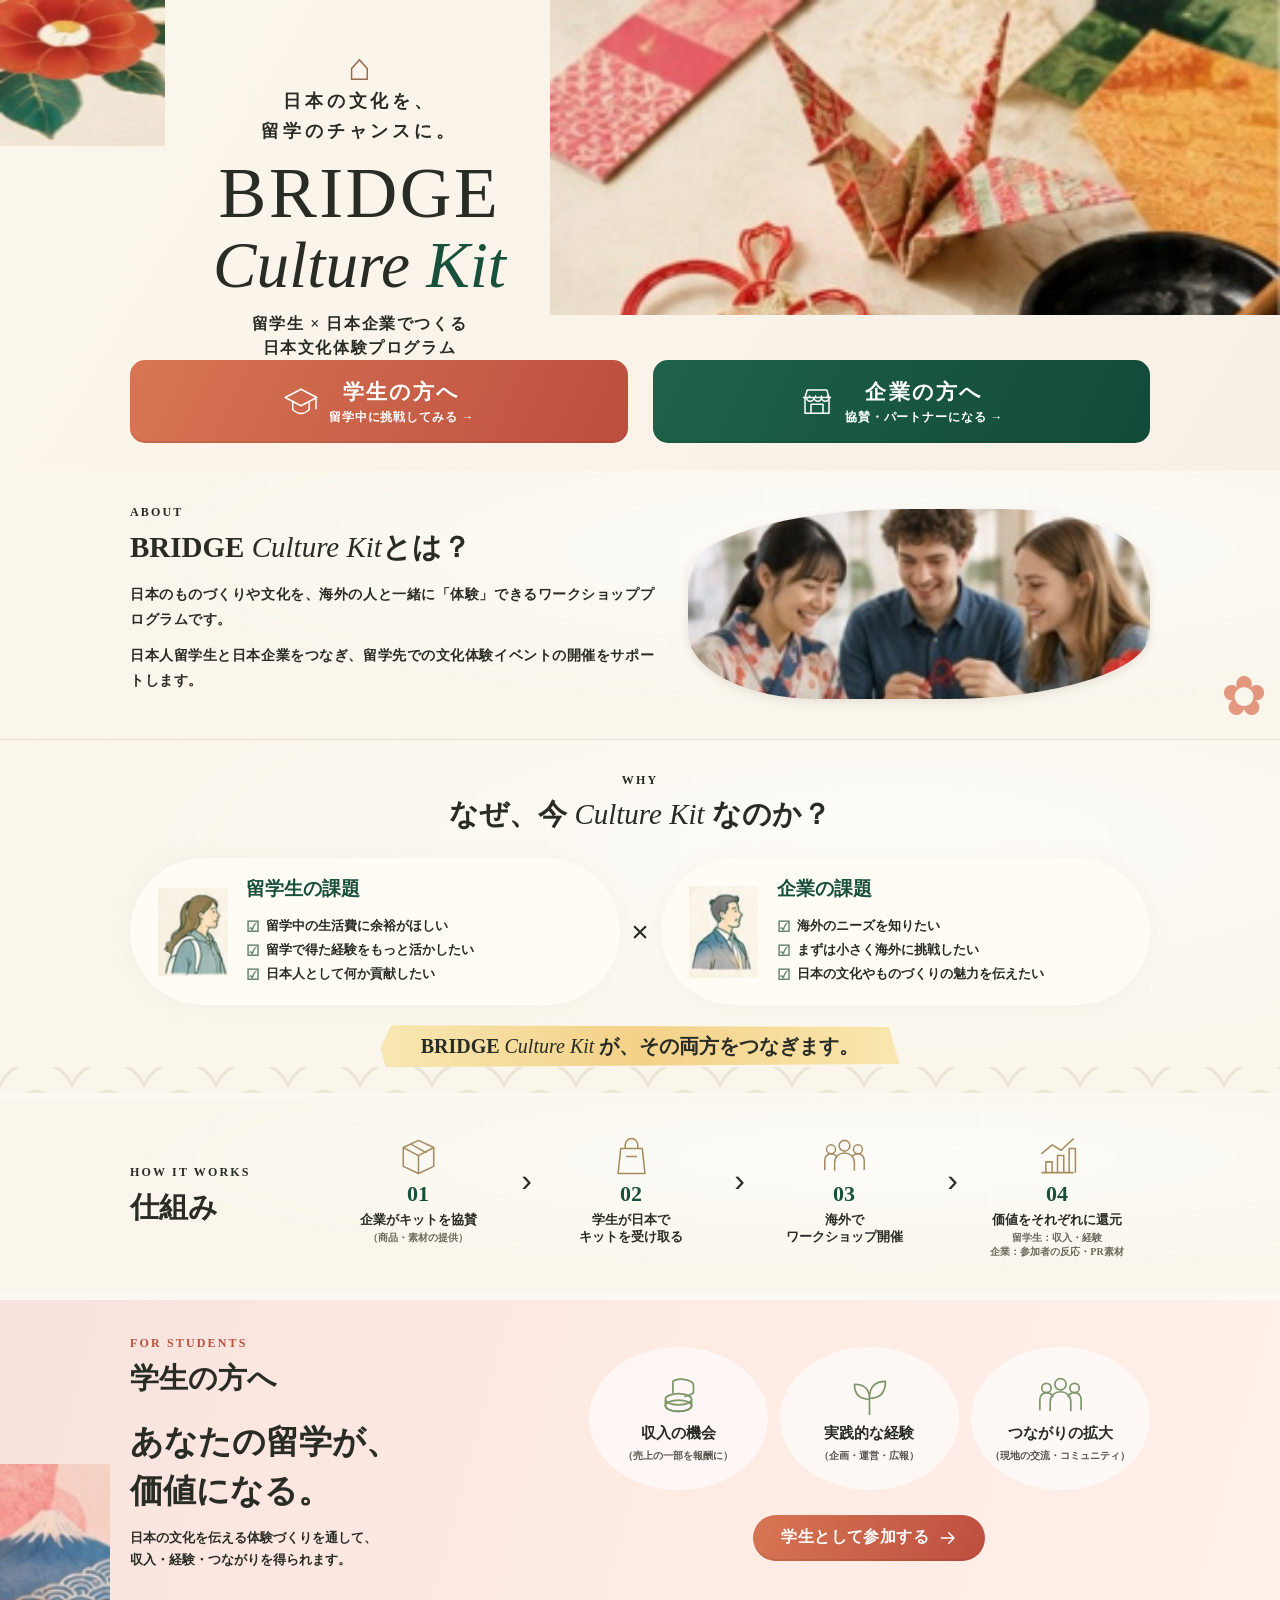
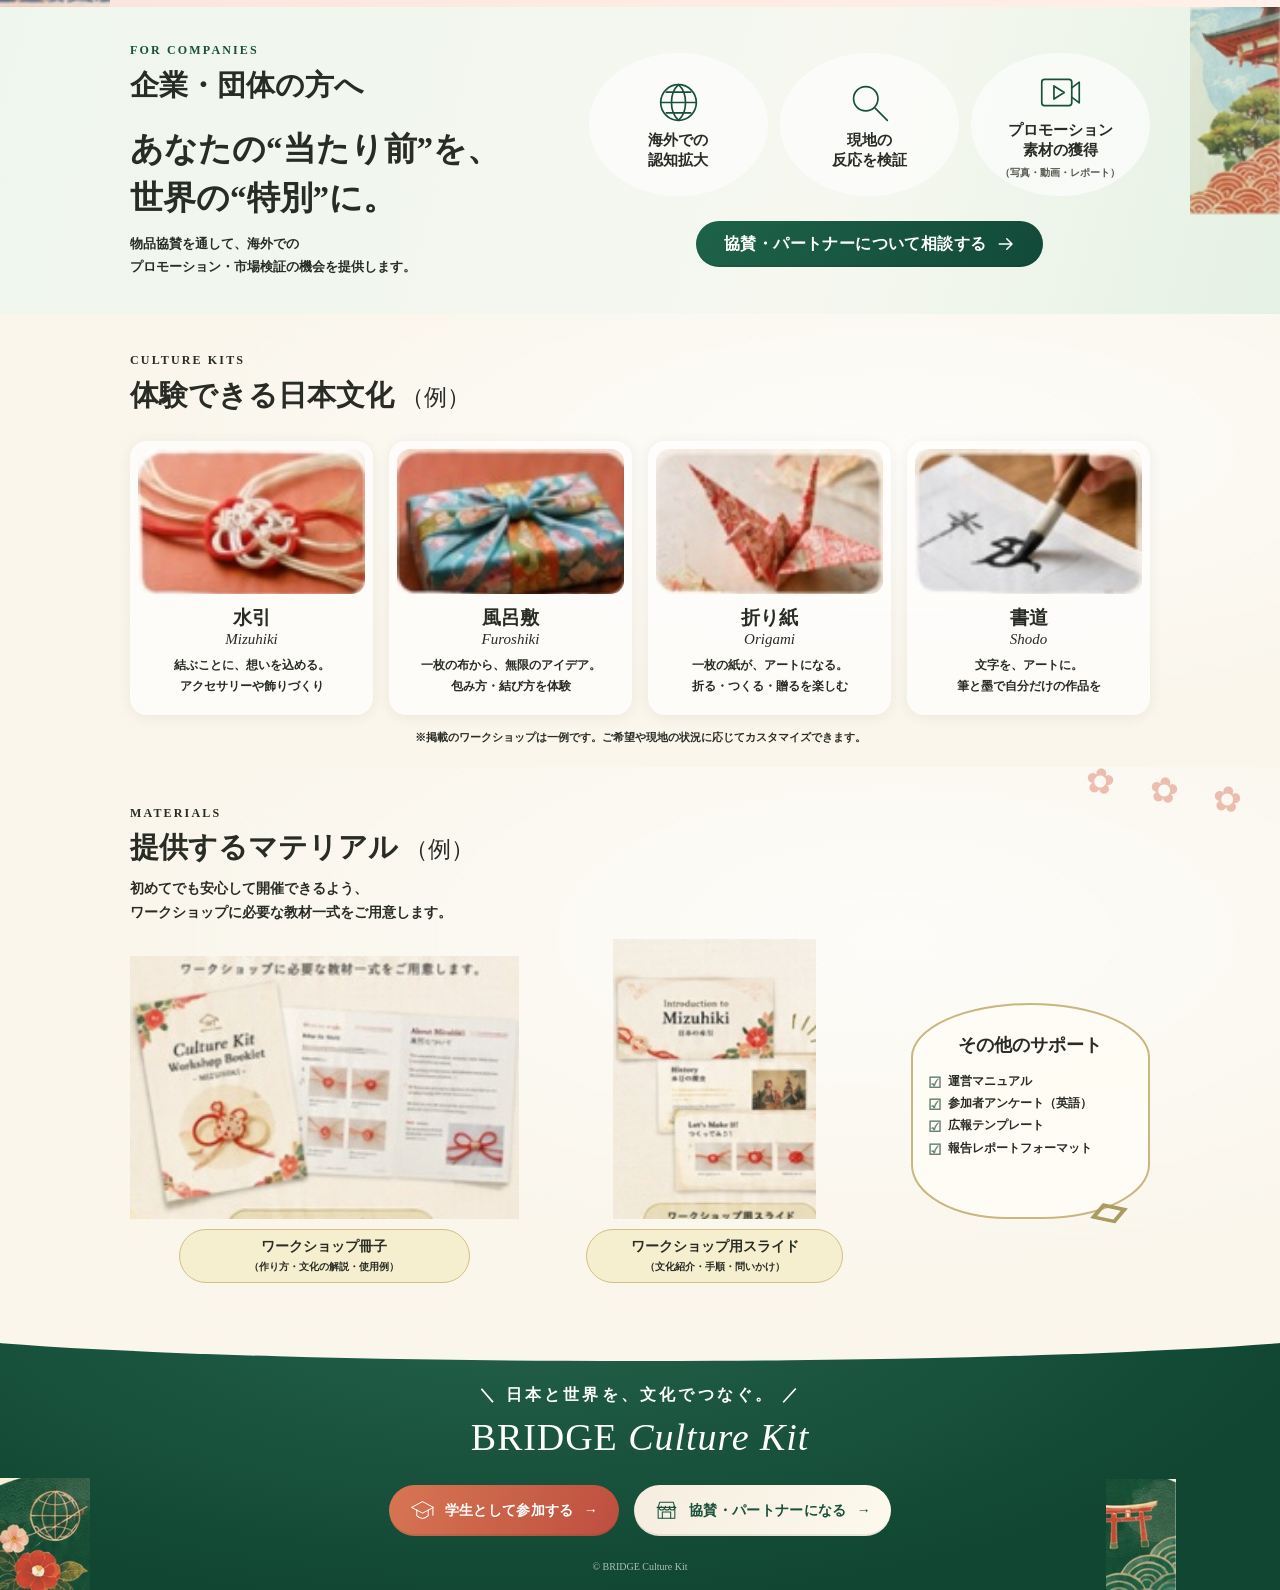
<file: bridge-culture-kit.html>
<!doctype html>
<html lang="ja">
<head>
  <meta charset="utf-8">
  <meta name="viewport" content="width=device-width,initial-scale=1">
  <meta name="theme-color" content="#164d3a">
  <meta name="description" content="BRIDGE Culture Kit。留学生と日本企業をつなぎ、海外で日本文化ワークショップを開催するプログラムです。">
  <meta property="og:type" content="website">
  <meta property="og:title" content="BRIDGE Culture Kit｜日本の文化を、留学のチャンスに。">
  <meta property="og:description" content="留学生×日本企業でつくる、日本文化体験プログラム。">
  
  <title>BRIDGE Culture Kit｜日本の文化を、留学のチャンスに。</title>
  <style>:root {
  --paper:#faf6ec;
  --paper-deep:#f3eee2;
  --ink:#292c25;
  --green:#18503c;
  --green-dark:#0f4736;
  --green-light:#62836f;
  --coral:#cf684e;
  --coral-deep:#b9513e;
  --gold:#bd9b58;
  --muted:#6b695d;
  --serif:"Yu Mincho","Hiragino Mincho ProN","Noto Serif JP","Times New Roman",serif;
  --sans:"Hiragino Kaku Gothic ProN","Yu Gothic","Meiryo",sans-serif;
  color-scheme:light;
}
*{box-sizing:border-box}
html{scroll-behavior:smooth}
body{margin:0;color:var(--ink);font-family:var(--serif);background:var(--paper);-webkit-font-smoothing:antialiased}
button,input,select,textarea{font:inherit}
button{cursor:pointer}
a{color:inherit}
img{max-width:100%;display:block}
.svg-defs{position:absolute;width:0;height:0;overflow:hidden}
.wrap{width:min(100% - 64px,1020px);margin-inline:auto}
.skip-link{position:fixed;z-index:1000;top:-100px;left:16px;background:white;padding:10px}.skip-link:focus{top:16px}
.section-paper{background-color:var(--paper);background-image:radial-gradient(rgba(177,143,91,.07) .8px,transparent .8px),radial-gradient(ellipse at 70% 30%,rgba(255,255,255,.7),transparent 60%);background-size:9px 9px,auto}
.eyebrow{font:700 12px/1.4 Georgia,var(--serif);letter-spacing:.18em;margin:0 0 5px}
h1,h2,h3,p{margin-top:0}
h2{font-size:clamp(20px,2.5vw,29px);font-weight:700;line-height:1.48;margin-bottom:15px}
h2 em,h1 em,.footer-logo em{font-family:Georgia,"Times New Roman",var(--serif);font-style:italic;font-weight:400}
.normal{font-size:.8em;font-weight:400}
.btn{border:0;display:inline-flex;align-items:center;justify-content:center;gap:10px;padding:15px 22px;text-decoration:none;border-radius:17px;color:#fff;font-family:var(--sans);font-weight:800;line-height:1.4;letter-spacing:.025em;box-shadow:inset 0 -2px rgba(0,0,0,.07);transition:transform .18s,filter .18s,box-shadow .18s}
.btn:hover{filter:brightness(1.06);transform:translateY(-2px);box-shadow:0 6px 14px rgba(34,35,22,.12)}
.btn:focus-visible,.modal-close:focus-visible{outline:3px solid #e7b736;outline-offset:3px}
.btn svg{width:25px;height:25px;flex:none;fill:none;stroke:currentColor;stroke-width:2;stroke-linecap:round;stroke-linejoin:round}
.btn-coral{background:linear-gradient(115deg,#d77653,#bd4e3f)}
.btn-green{background:linear-gradient(115deg,#1e6249,#124a39)}
.btn-cream{background:linear-gradient(115deg,#f5ede0,#fdf9ed);color:var(--green)}

/* HERO / 元画像の大きな構図を再現 */
.hero{min-height:440px;position:relative;overflow:hidden;background:#f9f3e6;background-image:radial-gradient(rgba(150,108,69,.1) .7px,transparent .7px),linear-gradient(120deg,#fbf6ec,#f7f0e6);background-size:6px 6px,auto}
.hero-art{position:absolute;top:0;right:0;width:min(57%,760px);height:315px;object-fit:cover;object-position:right top;mix-blend-mode:multiply}
.hero-flower{position:absolute;left:0;top:0;width:165px;opacity:.95;mix-blend-mode:multiply}
.hero-inner{position:relative;display:flex;flex-direction:column;justify-content:space-between;min-height:440px;padding-top:48px;padding-bottom:28px}
.hero-copy{width:45%;text-align:center;position:relative;z-index:1}
.mini-house{font-size:38px;line-height:1;color:#966d50;font-family:var(--serif);margin-bottom:1px}
.hero-tagline{font-size:clamp(13px,1.4vw,20px);font-weight:700;letter-spacing:.22em;line-height:1.65;margin-bottom:13px}
.hero h1{font:500 clamp(47px,5.6vw,79px)/.95 Georgia,"Times New Roman",serif;letter-spacing:.035em;margin:0 0 15px}
.hero h1>span{display:block}
.hero h1 em{display:block;white-space:nowrap;letter-spacing:0;font-size:.91em;margin-top:8px}
.hero h1 em span{color:var(--green)}
.hero-subtitle{font-size:clamp(11px,1.25vw,16px);font-weight:700;letter-spacing:.1em;line-height:1.5;margin:0}
.hero-actions{display:grid;grid-template-columns:1fr 1fr;gap:25px}
.hero-btn{width:100%;min-height:83px;border-radius:15px}
.hero-btn svg{width:36px;height:36px}
.hero-btn strong{display:block;font-size:21px;letter-spacing:.1em}
.hero-btn small{display:block;font-size:12px;margin-top:3px;letter-spacing:.07em;font-weight:600}
.hero-btn small b{font-weight:400}

/* ABOUT */
.about{position:relative;overflow:hidden;border-bottom:1px solid rgba(196,171,132,.3)}
.about-inner{padding-top:33px;padding-bottom:34px;display:grid;grid-template-columns:1fr .88fr;align-items:center;gap:32px}
.about-copy h2{margin-bottom:13px}
.about-copy p:not(.eyebrow){font-size:14px;line-height:1.8;letter-spacing:.04em;font-weight:600;margin:0 0 11px}
.about-image{width:100%;height:190px;object-fit:cover;border-radius:48% 32% 44% 28%/35% 35% 35% 35%;box-shadow:0 3px 10px #624b3320}
.deco-flower{position:absolute;pointer-events:none;font-size:55px;color:#dc785b;opacity:.75}
.flower-about{right:1%;bottom:4%}

/* WHY */
.why{padding:32px 0 26px;position:relative;overflow:hidden}
.why::after{content:"";position:absolute;bottom:-19px;left:0;right:0;height:45px;opacity:.25;background:repeating-radial-gradient(ellipse at 50% 90%,transparent 0 12px,#c6b58f 13px 15px,transparent 16px 27px);background-size:72px 44px;pointer-events:none}
.center-heading{text-align:center}
.center-heading h2{margin-bottom:22px}
.issue-grid{display:grid;grid-template-columns:1fr 25px 1fr;gap:8px;align-items:center}
.issue-card{background:#fffcf6;border-radius:80px;display:flex;align-items:center;gap:18px;min-height:144px;padding:18px 28px;box-shadow:0 0 22px rgba(181,162,132,.08)}
.issue-card h3{font:800 19px/1.4 var(--serif);color:var(--green);margin:0 0 12px;white-space:nowrap}
.issue-x{text-align:center;font:400 30px/1 var(--sans)}
.portrait{width:70px;height:92px;object-fit:contain;flex:none;mix-blend-mode:multiply}
.check-list{margin:0;padding:0;list-style:none}
.check-list li{position:relative;padding-left:20px;font-size:13px;line-height:1.7;margin:2px 0;font-weight:600}
.check-list li::before{content:"☑";position:absolute;left:0;top:0;color:var(--green-light);font-size:15px}
.bridge-answer{width:fit-content;max-width:90%;margin:20px auto 0;padding:6px 40px;background:#f4d994;background:linear-gradient(90deg,#f7e7b1,#f4d188 50%,#f9e7af);clip-path:polygon(2% 0,98% 4%,100% 92%,1% 100%,0 55%);text-align:center;font-weight:800;font-size:20px;line-height:1.5}
.bridge-answer em{font-weight:400}
.mobile-only{display:none}

/* HOW IT WORKS */
.steps{border-top:8px solid rgba(251,249,243,.7);border-bottom:8px solid rgba(251,249,243,.7)}
.steps-inner{padding:34px 0;display:grid;grid-template-columns:165px 1fr;gap:30px;align-items:center}
.steps-title h2{margin:0}
.steps-list{list-style:none;margin:0;padding:0;display:grid;grid-template-columns:repeat(4,1fr);gap:27px}
.steps-list li{position:relative;display:flex;align-items:center;flex-direction:column;text-align:center;gap:3px;font-size:13px;line-height:1.35}
.steps-list li:not(:last-child)::after{content:"›";position:absolute;right:-21px;top:29px;font:32px/1 var(--sans)}
.steps-list svg{width:43px;height:43px;stroke:#a58b5f;stroke-width:1.7;stroke-linejoin:round;fill:none}
.steps-list b{color:var(--green);font:700 22px/1.2 Georgia,serif}
.steps-list strong{font-weight:800}
.steps-list small{font-size:10px;color:var(--muted);font-weight:600}

/* AUDIENCES */
.audience{position:relative;overflow:hidden;isolation:isolate}
.students{background:linear-gradient(105deg,#f9e2dd,#fdeae3 45%,#fff0e9)}
.companies{background:linear-gradient(105deg,#eff6ed,#f6f8f0 65%,#e5f1e4)}
.audience-inner{position:relative;z-index:1;display:grid;grid-template-columns:43% 1fr;gap:20px;align-items:center;padding:35px 0}
.audience-copy .eyebrow{color:var(--coral-deep)}
.companies .audience-copy .eyebrow{color:var(--green)}
.audience-copy h2{margin-bottom:18px}
.audience-claim{font-weight:800;font-size:clamp(21px,2.7vw,33px);line-height:1.48;margin-bottom:11px}
.audience-desc{font-size:13px;font-weight:600;line-height:1.75;margin:0}
.audience-side{display:flex;flex-direction:column;align-items:center;gap:25px}
.benefits{display:grid;grid-template-columns:repeat(3,1fr);gap:12px;width:100%}
.benefit{min-width:0;min-height:143px;background:rgba(255,255,255,.63);border-radius:50%;display:flex;flex-direction:column;align-items:center;justify-content:center;gap:5px;text-align:center;padding:15px 8px}
.benefit svg{width:45px;height:45px;fill:none;stroke:#7b976a;stroke-width:1.8;stroke-linecap:round;stroke-linejoin:round}
.companies .benefit svg{stroke:var(--green)}
.benefit strong{font-size:15px;line-height:1.35;font-weight:800}
.benefit small{font-size:10px;font-weight:600;color:#55554e;line-height:1.4}
.section-btn{font-size:16px;min-height:46px;padding:10px 28px;border-radius:24px}
.section-btn svg{width:18px;height:18px}
.section-deco{position:absolute;z-index:0;pointer-events:none;mix-blend-mode:multiply}
.students-deco{width:110px;left:0;bottom:0;opacity:.88}
.companies-deco{width:90px;right:0;top:0;opacity:.8}

/* KITS */
.kits{padding:38px 0 22px;position:relative}
.kits h2{margin-bottom:24px}
.kit-grid{display:grid;grid-template-columns:repeat(4,1fr);gap:16px}
.kit-card{border-radius:17px;text-align:center;padding:8px 8px 18px;background:rgba(255,255,255,.67);box-shadow:0 2px 13px rgba(54,41,30,.07)}
.kit-card>img{width:100%;height:145px;object-fit:cover;border-radius:13px}
.kit-card h3{font-size:19px;margin:11px 0 0}
.kit-card .roman{font:italic 15px Georgia,serif;margin:0 0 7px}
.kit-card p:not(.roman){font-size:12px;line-height:1.75;font-weight:600;margin:0}
.kit-note{text-align:center;font-size:11px;font-weight:600;margin:15px 0 0}

/* MATERIALS */
.materials{padding:38px 0 50px;position:relative;overflow:hidden}
.materials::after{content:"✿　✿　✿";color:#df8e7a;position:absolute;top:0;right:3%;font-size:35px;opacity:.55;transform:rotate(8deg)}
.materials-heading h2{margin-bottom:8px}
.materials-heading>p:not(.eyebrow){font-size:14px;line-height:1.7;font-weight:600}
.material-grid{display:grid;grid-template-columns:1.25fr 1.1fr .77fr;gap:25px;align-items:end}
.material-card{margin:0;min-width:0;text-align:center}
.material-card img{width:100%;max-height:280px;object-fit:contain;mix-blend-mode:multiply}
.material-card figcaption{background:#f5eecf;border:1px solid #d3bf87;border-radius:45px;padding:8px 16px;width:fit-content;margin:10px auto 0;min-width:75%}
.material-card figcaption strong{display:block;font-weight:800;font-size:14px}
.material-card figcaption small{font-size:10px;font-weight:600}
.support-card{border:2px solid #cab680;border-radius:50% 50% 45% 40%/25% 25% 25% 25%;padding:28px 15px 12px;background:#fffdf5e0;position:relative;align-self:center}
.support-card h3{text-align:center;font-size:18px;margin-bottom:14px}
.support-card .check-list li{font-size:12px;white-space:nowrap}
.support-illustration{display:block;text-align:right;font:80px/1 Georgia,serif;color:#aa9b62;transform:rotate(12deg);height:45px;overflow:hidden}

/* FOOTER */
.footer{color:white;background:radial-gradient(ellipse at 40% -20%,#25634c,#104632 75%);overflow:hidden;position:relative}
.footer::before{content:"";position:absolute;top:-52px;left:-10%;width:120%;height:80px;border-radius:50%;background:var(--paper)}
.footer-inner{position:relative;min-height:220px;padding:52px 0 17px;text-align:center}
.footer::after{content:"";position:absolute;left:0;bottom:0;width:90px;height:112px;background:url("[data-uri]") center/cover;mix-blend-mode:lighten;pointer-events:none}
.footer-inner::after{content:"";position:absolute;right:-26px;bottom:0;width:70px;height:111px;background:url("[data-uri]") center/cover;mix-blend-mode:lighten;pointer-events:none}
.footer-tagline{font-size:16px;font-weight:700;letter-spacing:.2em;margin:0 0 9px}
.footer-logo{font:400 38px/1.2 Georgia,serif;letter-spacing:.025em;margin:0 0 25px}
.footer-buttons{display:flex;justify-content:center;gap:15px}
.footer-buttons .btn{min-width:230px;font-size:14px;border-radius:28px;padding:13px 20px}
.footer-buttons .btn svg{width:25px;height:25px}
.footer-fine{font:10px/1.3 Georgia,serif;margin:24px 0 0;opacity:.65}

/* REAL LEAD FORMS / deployed Netlify */
[hidden]{display:none!important}
.modal-open{overflow:hidden}
.modal-overlay{position:fixed;z-index:1000;inset:0;padding:18px;overflow:auto;background:rgba(16,34,26,.65);backdrop-filter:blur(3px);display:grid;place-items:center}
.modal-dialog{position:relative;width:min(100%,550px);max-height:calc(100dvh - 36px);overflow-y:auto;border-radius:18px;background:var(--paper);padding:32px;box-shadow:0 25px 70px #0004;outline:none}
.modal-close{position:absolute;right:19px;top:14px;border:0;background:transparent;font:36px/1 var(--sans);color:var(--green);width:39px;height:39px}
.modal-content>h2{font-size:25px;margin:7px 35px 12px 0}
.modal-intro{font-size:13px;line-height:1.65;margin-bottom:20px}
.modal-content form{display:grid;gap:13px}
.modal-content form>label{font:700 13px/1.5 var(--sans);display:grid;gap:6px}
.modal-content form>label span{display:inline;color:#a43d2a;font-size:11px}
.modal-content input,.modal-content select,.modal-content textarea{width:100%;border:1px solid #cfccb9;border-radius:9px;padding:10px 11px;background:#fff;font:14px/1.5 var(--sans);color:var(--ink)}
.modal-content textarea{resize:vertical}
.modal-content input:focus,.modal-content select:focus,.modal-content textarea:focus{outline:2px solid var(--green-light);outline-offset:1px}
.form-submit{margin-top:7px;width:100%;font-size:15px}
.form-note{font:11px/1.5 var(--sans);color:#6c685c;text-align:center;margin:0}
.hidden-field{position:absolute;left:-99999px}
.thanks-page{min-height:100dvh;display:grid;place-items:center;padding:24px;background:var(--paper)}
.thanks-card{background:white;border:1px solid #ded2b5;max-width:600px;width:100%;border-radius:18px;text-align:center;padding:60px 35px;box-shadow:0 10px 40px #0001}
.thanks-card h1{font-size:28px}.thanks-card p:not(.eyebrow){line-height:1.8;margin-bottom:25px}

@media (max-width:950px){
  .issue-card{padding:15px;gap:10px}.portrait{width:52px;height:78px}.issue-card h3{font-size:16px}.issue-card li{font-size:11px}
  .steps-inner{grid-template-columns:125px 1fr;gap:15px}.steps-list{gap:15px}.steps-list li:not(:last-child)::after{right:-14px}
  .audience-inner{grid-template-columns:40% 1fr}.benefit{min-height:120px}.benefit strong{font-size:12px}.benefit small{font-size:9px}
  .material-grid{gap:15px}.support-card h3{font-size:14px}.support-card .check-list li{font-size:10px}
}
@media (max-width:680px){
  .wrap{width:calc(100% - 48px)}
  .eyebrow{font-size:9px;letter-spacing:.18em;margin-bottom:2px}
  h2{font-size:clamp(15px,3.2vw,19px);margin-bottom:8px}
  .hero{min-height:258px}
  .hero-inner{min-height:258px;padding-top:29px;padding-bottom:16px}
  .hero-art{width:57%;height:191px;object-fit:cover}
  .hero-flower{width:100px}
  .hero-copy{width:47%;margin-left:1%}
  .mini-house{font-size:23px;height:15px;line-height:.7;margin-bottom:3px}
  .hero-tagline{font-size:10px;letter-spacing:.16em;line-height:1.55;margin-bottom:7px}
  .hero h1{font-size:clamp(30px,8.15vw,43px);margin-bottom:7px;line-height:1.03}
  .hero h1 em{font-size:.95em;margin-top:2px}
  .hero-subtitle{font-size:clamp(8px,1.9vw,10px);letter-spacing:.03em;line-height:1.5}
  .hero-actions{gap:13px}
  .hero-btn{min-height:50px;border-radius:12px;gap:7px;padding:6px}
  .hero-btn svg{width:26px;height:26px}
  .hero-btn strong{font-size:clamp(12px,2.8vw,16px);letter-spacing:.045em}
  .hero-btn small{font-size:clamp(6px,1.65vw,9px);letter-spacing:0;margin-top:2px}
  .about-inner{grid-template-columns:1.2fr 1fr;gap:15px;padding-top:20px;padding-bottom:18px}
  .about-copy h2{margin-bottom:7px}
  .about-copy p:not(.eyebrow){font-size:clamp(8px,1.95vw,11px);line-height:1.6;margin-bottom:7px;letter-spacing:0}
  .about-image{height:104px;border-radius:42% 27% 28% 35%}
  .deco-flower{font-size:29px}
  .why{padding:15px 0 13px}
  .center-heading h2{margin-bottom:10px}
  .issue-grid{grid-template-columns:1fr 15px 1fr;gap:4px}
  .issue-card{min-height:82px;padding:7px 8px;gap:5px;border-radius:28px}
  .portrait{width:33px;height:57px}
  .issue-card h3{font-size:clamp(9px,2.3vw,13px);margin-bottom:4px}
  .check-list li{font-size:clamp(6px,1.65vw,9px);padding-left:13px;line-height:1.4;margin:3px 0}
  .check-list li::before{font-size:11px}
  .issue-x{font-size:20px}
  .bridge-answer{font-size:clamp(11px,2.6vw,14px);line-height:1.45;margin-top:12px;padding:4px 20px}
  .mobile-only{display:block}
  .steps{border-top-width:5px;border-bottom-width:5px}
  .steps-inner{grid-template-columns:75px 1fr;gap:9px;padding:15px 0}
  .steps-title h2{font-size:19px}
  .steps-list{gap:9px}
  .steps-list li{font-size:clamp(6px,1.65vw,9px);gap:2px}
  .steps-list li:not(:last-child)::after{right:-9px;top:12px;font-size:20px}
  .steps-list svg{width:27px;height:27px}
  .steps-list b{font-size:15px}
  .steps-list small{font-size:clamp(5px,1.25vw,7px)}
  .audience-inner{grid-template-columns:39% 1fr;gap:6px;padding:22px 0}
  .audience-copy h2{margin-bottom:8px}
  .audience-claim{font-size:clamp(14px,3.6vw,19px);line-height:1.4;margin:0 0 7px}
  .audience-desc{font-size:clamp(7px,1.7vw,9px);line-height:1.55}
  .audience-side{gap:16px}
  .benefits{gap:4px}
  .benefit{min-height:76px;padding:7px 3px;gap:3px}
  .benefit svg{width:26px;height:26px}
  .benefit strong{font-size:clamp(7px,1.6vw,9px);line-height:1.25}
  .benefit small{font-size:clamp(5px,1.1vw,7px);line-height:1.25}
  .section-btn{min-height:28px;padding:7px 15px;font-size:clamp(8px,2vw,12px)}
  .section-btn svg{width:12px;height:12px}
  .students-deco{width:62px;left:0;bottom:0}
  .companies-deco{width:56px}
  .kits{padding:18px 0 12px}
  .kits h2{margin-bottom:12px}
  .kit-grid{gap:8px}
  .kit-card{border-radius:10px;padding:4px 4px 10px}
  .kit-card>img{height:clamp(55px,14vw,73px);border-radius:8px}
  .kit-card h3{font-size:clamp(11px,2.5vw,14px);margin:5px 0 0}
  .kit-card .roman{font-size:clamp(8px,1.8vw,10px);margin-bottom:3px}
  .kit-card p:not(.roman){font-size:clamp(6px,1.5vw,8px);line-height:1.5}
  .kit-note{font-size:clamp(6px,1.45vw,8px);margin-top:9px}
  .materials{padding:18px 0 21px}
  .materials::after{font-size:20px}
  .materials-heading h2{margin-bottom:6px}
  .materials-heading>p:not(.eyebrow){font-size:clamp(8px,1.9vw,10px);line-height:1.6;margin-bottom:4px}
  .material-grid{grid-template-columns:1.22fr 1fr .82fr;gap:7px}
  .material-card img{max-height:126px}
  .material-card figcaption{border-radius:30px;padding:5px 5px;margin-top:4px;min-width:90%}
  .material-card figcaption strong{font-size:clamp(7px,1.7vw,9px)}
  .material-card figcaption small{font-size:clamp(5px,1.1vw,6px)}
  .support-card{border-width:1px;padding:15px 7px 3px}
  .support-card h3{font-size:clamp(8px,2vw,11px);margin-bottom:5px}
  .support-card .check-list li{font-size:clamp(6px,1.33vw,7px);padding-left:10px;margin:4px 0}
  .support-card .check-list li::before{font-size:9px}
  .support-illustration{font-size:45px;height:24px}
  .footer::before{top:-24px;height:35px}
  .footer-inner{padding:30px 0 8px;min-height:127px}
  .footer-tagline{font-size:clamp(9px,2.2vw,12px);margin-bottom:4px}
  .footer-logo{font-size:clamp(21px,4.7vw,27px);margin-bottom:14px}
  .footer-buttons{gap:8px}
  .footer-buttons .btn{min-width:0;flex:1;font-size:clamp(7px,1.8vw,10px);border-radius:20px;padding:7px 5px;gap:5px}
  .footer-buttons .btn svg{width:19px;height:19px}
  .footer-fine{font-size:7px;margin:10px 0 0}
}
@media (max-width:380px){
 .wrap{width:calc(100% - 30px)}
 .hero h1{font-size:clamp(28px,8vw,34px)}
 .hero-art{width:59%;height:185px}
 .hero-btn svg{width:20px;height:20px}
 .issue-card{padding:7px 4px;gap:2px}.portrait{width:28px;height:51px}
 .steps-inner{grid-template-columns:64px 1fr;gap:5px}.steps-list{gap:6px}
 .audience-inner{grid-template-columns:37% 1fr}
 .benefit svg{height:22px;width:22px}
 .support-card{padding:9px 4px 2px}
 .modal-dialog{padding:24px 18px}
}
@media (prefers-reduced-motion:reduce){html{scroll-behavior:auto}.btn{transition:none}}
</style>
  
</head>
<body>
  <a class="skip-link" href="#about">本文へ移動</a>
  <svg class="svg-defs" aria-hidden="true" xmlns="http://www.w3.org/2000/svg">
    <symbol id="i-cap" viewBox="0 0 48 48"><path d="m3 18 21-11 21 11-21 11L3 18Z"/><path d="M13 23v11c7 7 15 7 22 0V23M44 19v14"/></symbol>
    <symbol id="i-shop" viewBox="0 0 48 48"><path d="M8 18 11 8h26l3 10v21H8V18Z"/><path d="M6 18h36M14 18v-2m8 2v-2m8 2v-2m8 2v-2M16 39V27h16v12"/><path d="M10 18a5 5 0 0 0 10 0 5 5 0 0 0 10 0 5 5 0 0 0 10 0"/></symbol>
    <symbol id="i-box" viewBox="0 0 48 48"><path d="m7 14 17-8 17 8-17 9L7 14ZM7 14v21l17 8 17-8V14M24 23v20M15 10l18 10"/></symbol>
    <symbol id="i-bag" viewBox="0 0 48 48"><path d="M12 15h24l3 28H9l3-28ZM17 15v-4a7 7 0 0 1 14 0v4M18 24h12"/></symbol>
    <symbol id="i-people" viewBox="0 0 48 48"><circle cx="24" cy="12" r="6"/><circle cx="9" cy="16" r="5"/><circle cx="39" cy="16" r="5"/><path d="M13 40v-9c0-7 5-11 11-11s11 4 11 11v9M2 39v-11c0-4 3-7 7-7 3 0 5 1 7 4M46 39V28c0-4-3-7-7-7-3 0-5 1-7 4"/></symbol>
    <symbol id="i-chart" viewBox="0 0 48 48"><path d="M6 42h36M11 42V30h7v12M24 42V23h7v19M37 42V15h7v27M6 21l12-10 10 6L42 4"/></symbol>
    <symbol id="i-coin" viewBox="0 0 48 48"><ellipse cx="24" cy="35" rx="14" ry="6"/><path d="M10 28v7c0 3 6 6 14 6s14-3 14-6v-7M10 28c0-3 6-6 14-6 8 0 14 3 14 6s-6 6-14 6-14-3-14-6Z"/><path d="M18 9c2-2 8-3 13-2 6 1 9 3 9 6v8c-2 2-5 3-9 4M18 10v11"/></symbol>
    <symbol id="i-sprout" viewBox="0 0 48 48"><path d="M24 44V24M24 28C12 28 8 21 8 12c12 0 16 6 16 16ZM24 27c0-12 5-18 17-18 0 11-5 18-17 18Z"/></symbol>
    <symbol id="i-globe" viewBox="0 0 48 48"><circle cx="24" cy="24" r="19"/><path d="M5 24h38M24 5c-10 9-10 29 0 38M24 5c10 9 10 29 0 38M11 13h26M11 35h26"/></symbol>
    <symbol id="i-search" viewBox="0 0 48 48"><circle cx="20" cy="20" r="13"/><path d="m30 30 13 13"/></symbol>
    <symbol id="i-video" viewBox="0 0 48 48"><rect x="4" y="10" width="32" height="28" rx="3"/><path d="m36 19 8-6v22l-8-6M17 17l11 7-11 7V17Z"/></symbol>
    <symbol id="i-arrow" viewBox="0 0 24 24"><path d="M3 12h17M13 5l7 7-7 7"/></symbol>
  </svg>

  <header class="hero" id="top">
    <img class="hero-art" src="[data-uri]" alt="折り鶴、水引、和紙と書道道具" width="277" height="193">
    <img class="hero-flower" src="[data-uri]" alt="" width="100" height="146">
    <div class="hero-inner wrap">
      <div class="hero-copy">
        <div class="mini-house" aria-hidden="true">⌂</div>
        <p class="hero-tagline">日本の文化を、<br>留学のチャンスに。</p>
        <h1><span>BRIDGE</span><em>Culture <span>Kit</span></em></h1>
        <p class="hero-subtitle">留学生 × 日本企業でつくる<br>日本文化体験プログラム</p>
      </div>
      <div class="hero-actions">
        <button type="button" class="btn btn-coral hero-btn" data-modal="student"><svg><use href="#i-cap"/></svg><span><strong>学生の方へ</strong><small>留学中に挑戦してみる <b aria-hidden="true">→</b></small></span></button>
        <button type="button" class="btn btn-green hero-btn" data-modal="partner"><svg><use href="#i-shop"/></svg><span><strong>企業の方へ</strong><small>協賛・パートナーになる <b aria-hidden="true">→</b></small></span></button>
      </div>
    </div>
  </header>

  <main>
    <section class="about section-paper" id="about" aria-labelledby="about-title">
      <div class="wrap about-inner">
        <div class="about-copy">
          <p class="eyebrow">ABOUT</p>
          <h2 id="about-title">BRIDGE <em>Culture Kit</em>とは？</h2>
          <p>日本のものづくりや文化を、海外の人と一緒に「体験」できるワークショッププログラムです。</p>
          <p>日本人留学生と日本企業をつなぎ、留学先での文化体験イベントの開催をサポートします。</p>
        </div>
        <img src="[data-uri]" class="about-image" alt="日本文化のワークショップで一緒に水引づくりを楽しむ学生たち"  width="213" height="106">
      </div>
      <span class="deco-flower pink flower-about" aria-hidden="true">✿</span>
    </section>

    <section class="why section-paper" id="why" aria-labelledby="why-title">
      <div class="wrap">
        <div class="center-heading"><p class="eyebrow">WHY</p><h2 id="why-title">なぜ、今 <em>Culture Kit</em> なのか？</h2></div>
        <div class="issue-grid">
          <div class="issue-card">
            <img class="portrait portrait-student" src="[data-uri]" alt="" aria-hidden="true">
            <div><h3>留学生の課題</h3><ul class="check-list"><li>留学中の生活費に余裕がほしい</li><li>留学で得た経験をもっと活かしたい</li><li>日本人として何か貢献したい</li></ul></div>
          </div>
          <div class="issue-x" aria-hidden="true">×</div>
          <div class="issue-card">
            <img class="portrait portrait-company" src="[data-uri]" alt="" aria-hidden="true">
            <div><h3>企業の課題</h3><ul class="check-list"><li>海外のニーズを知りたい</li><li>まずは小さく海外に挑戦したい</li><li>日本の文化やものづくりの魅力を伝えたい</li></ul></div>
          </div>
        </div>
        <p class="bridge-answer"><span>BRIDGE <em>Culture Kit</em> が、<br class="mobile-only">その両方をつなぎます。</span></p>
      </div>
    </section>

    <section class="steps section-paper" id="how-it-works" aria-labelledby="steps-title">
      <div class="wrap steps-inner">
        <div class="steps-title"><p class="eyebrow">HOW IT WORKS</p><h2 id="steps-title">仕組み</h2></div>
        <ol class="steps-list">
          <li><svg><use href="#i-box"/></svg><b>01</b><strong>企業がキットを協賛</strong><small>（商品・素材の提供）</small></li>
          <li><svg><use href="#i-bag"/></svg><b>02</b><strong>学生が日本で<br>キットを受け取る</strong></li>
          <li><svg><use href="#i-people"/></svg><b>03</b><strong>海外で<br>ワークショップ開催</strong></li>
          <li><svg><use href="#i-chart"/></svg><b>04</b><strong>価値をそれぞれに還元</strong><small>留学生：収入・経験<br>企業：参加者の反応・PR素材</small></li>
        </ol>
      </div>
    </section>

    <section class="audience students" id="students" aria-labelledby="students-title">
      <div class="wrap audience-inner">
        <div class="audience-copy"><p class="eyebrow">FOR STUDENTS</p><h2 id="students-title">学生の方へ</h2><p class="audience-claim">あなたの留学が、<br>価値になる。</p><p class="audience-desc">日本の文化を伝える体験づくりを通して、<br>収入・経験・つながりを得られます。</p></div>
        <div class="audience-side"><div class="benefits">
          <div class="benefit"><svg><use href="#i-coin"/></svg><strong>収入の機会</strong><small>（売上の一部を報酬に）</small></div>
          <div class="benefit"><svg><use href="#i-sprout"/></svg><strong>実践的な経験</strong><small>（企画・運営・広報）</small></div>
          <div class="benefit"><svg><use href="#i-people"/></svg><strong>つながりの拡大</strong><small>（現地の交流・コミュニティ）</small></div>
        </div><button class="btn btn-coral section-btn" type="button" data-modal="student">学生として参加する <svg><use href="#i-arrow"/></svg></button></div>
      </div>
      <img class="section-deco students-deco" src="[data-uri]" alt="" >
    </section>

    <section class="audience companies" id="companies" aria-labelledby="companies-title">
      <div class="wrap audience-inner">
        <div class="audience-copy"><p class="eyebrow">FOR COMPANIES</p><h2 id="companies-title">企業・団体の方へ</h2><p class="audience-claim">あなたの“当たり前”を、<br>世界の“特別”に。</p><p class="audience-desc">物品協賛を通して、海外での<br>プロモーション・市場検証の機会を提供します。</p></div>
        <div class="audience-side"><div class="benefits">
          <div class="benefit"><svg><use href="#i-globe"/></svg><strong>海外での<br>認知拡大</strong></div>
          <div class="benefit"><svg><use href="#i-search"/></svg><strong>現地の<br>反応を検証</strong></div>
          <div class="benefit"><svg><use href="#i-video"/></svg><strong>プロモーション<br>素材の獲得</strong><small>（写真・動画・レポート）</small></div>
        </div><button class="btn btn-green section-btn" type="button" data-modal="partner">協賛・パートナーについて相談する <svg><use href="#i-arrow"/></svg></button></div>
      </div>
      <img class="section-deco companies-deco" src="[data-uri]" alt="" >
    </section>

    <section class="kits section-paper" id="culture-kits" aria-labelledby="kits-title">
      <div class="wrap">
        <p class="eyebrow">CULTURE KITS</p><h2 id="kits-title">体験できる日本文化 <span class="normal">（例）</span></h2>
        <div class="kit-grid">
          <article class="kit-card"><img src="[data-uri]" alt="赤と白の水引細工" ><h3>水引</h3><p class="roman">Mizuhiki</p><p>結ぶことに、想いを込める。<br>アクセサリーや飾りづくり</p></article>
          <article class="kit-card"><img src="[data-uri]" alt="カラフルな風呂敷で包んだ贈り物" ><h3>風呂敷</h3><p class="roman">Furoshiki</p><p>一枚の布から、無限のアイデア。<br>包み方・結び方を体験</p></article>
          <article class="kit-card"><img src="[data-uri]" alt="和柄の折り紙で作られた折り鶴" ><h3>折り紙</h3><p class="roman">Origami</p><p>一枚の紙が、アートになる。<br>折る・つくる・贈るを楽しむ</p></article>
          <article class="kit-card"><img src="[data-uri]" alt="筆で和紙に文字を書く書道の様子" ><h3>書道</h3><p class="roman">Shodo</p><p>文字を、アートに。<br>筆と墨で自分だけの作品を</p></article>
        </div>
        <p class="kit-note">※掲載のワークショップは一例です。ご希望や現地の状況に応じてカスタマイズできます。</p>
      </div>
    </section>

    <section class="materials section-paper" id="materials" aria-labelledby="materials-title">
      <div class="wrap">
        <div class="materials-heading"><p class="eyebrow">MATERIALS</p><h2 id="materials-title">提供するマテリアル <span class="normal">（例）</span></h2><p>初めてでも安心して開催できるよう、<br>ワークショップに必要な教材一式をご用意します。</p></div>
        <div class="material-grid">
          <figure class="material-card"><img src="[data-uri]" alt="水引ワークショップの冊子・手順資料" ><figcaption><strong>ワークショップ冊子</strong><small>（作り方・文化の解説・使用例）</small></figcaption></figure>
          <figure class="material-card"><img src="[data-uri]" alt="水引を紹介する投影用スライドと制作手順" ><figcaption><strong>ワークショップ用スライド</strong><small>（文化紹介・手順・問いかけ）</small></figcaption></figure>
          <aside class="support-card"><h3>その他のサポート</h3><ul class="check-list"><li>運営マニュアル</li><li>参加者アンケート（英語）</li><li>広報テンプレート</li><li>報告レポートフォーマット</li></ul><span class="support-illustration" aria-hidden="true">▱</span></aside>
        </div>
      </div>
    </section>
  </main>

  <footer class="footer">
    <div class="wrap footer-inner"><p class="footer-tagline">＼ 日本と世界を、文化でつなぐ。 ／</p><p class="footer-logo">BRIDGE <em>Culture Kit</em></p><div class="footer-buttons"><button class="btn btn-coral" type="button" data-modal="student"><svg><use href="#i-cap"/></svg>学生として参加する <span aria-hidden="true">→</span></button><button class="btn btn-cream" type="button" data-modal="partner"><svg><use href="#i-shop"/></svg>協賛・パートナーになる <span aria-hidden="true">→</span></button></div><p class="footer-fine">© BRIDGE Culture Kit</p></div>
  </footer>

  <div class="modal-overlay" id="modal-overlay" hidden>
    <div class="modal-dialog" role="dialog" aria-modal="true" aria-labelledby="modal-title" tabindex="-1">
      <button class="modal-close" type="button" aria-label="閉じる">×</button>
      <div class="modal-content" id="student-form-container" hidden>
        <p class="eyebrow">FOR STUDENTS</p><h2 id="student-modal-title">学生として参加する</h2><p class="modal-intro">興味がある方はこちらからご連絡ください。詳しい参加方法が決まり次第、ご案内するための受付フォームです。</p>
        <p style="font-size:13px;color:#9a4b3d;font-weight:bold">※ お申し込みフォームは現在準備中です。入力・送信しても受付されません。</p><form name="student-application" method="POST" action="#" data-netlify="true" netlify-honeypot="bot-field">
          <input type="hidden" name="form-name" value="student-application"><p class="hidden-field"><label>記入しないでください <input name="bot-field"></label></p>
          <label>お名前 <span>必須</span><input type="text" name="name" autocomplete="name" required maxlength="100"></label>
          <label>メールアドレス <span>必須</span><input type="email" name="email" autocomplete="email" required maxlength="200"></label>
          <label>現在の状況 <select name="study-abroad-status" required><option value="">選択してください</option><option>留学前</option><option>留学中</option><option>留学後</option><option>その他</option></select></label>
          <label>関心のあること・質問（任意）<textarea name="message" rows="3" maxlength="2000" placeholder="例：滞在国、興味のある文化体験など"></textarea></label>
          <button class="btn btn-coral form-submit" type="submit">参加希望を送信する <svg><use href="#i-arrow"/></svg></button>
          <p class="form-note">送信内容は参加希望の受付・ご連絡にのみ使用します。</p>
        </form>
      </div>
      <div class="modal-content" id="partner-form-container" hidden>
        <p class="eyebrow">FOR COMPANIES</p><h2 id="partner-modal-title">協賛・パートナーのご相談</h2><p class="modal-intro">企業・団体の皆さまからのご相談を受け付けています。</p>
        <p style="font-size:13px;color:#9a4b3d;font-weight:bold">※ お問い合わせフォームは現在準備中です。入力・送信しても受付されません。</p><form name="partner-contact" method="POST" action="#" data-netlify="true" netlify-honeypot="bot-field">
          <input type="hidden" name="form-name" value="partner-contact"><p class="hidden-field"><label>記入しないでください <input name="bot-field"></label></p>
          <label>企業・団体名 <span>必須</span><input type="text" name="organization" required maxlength="150"></label>
          <label>ご担当者名 <span>必須</span><input type="text" name="name" autocomplete="name" required maxlength="100"></label>
          <label>メールアドレス <span>必須</span><input type="email" name="email" autocomplete="email" required maxlength="200"></label>
          <label>ご相談内容 <select name="inquiry-type" required><option value="">選択してください</option><option>商品・素材の協賛</option><option>ワークショップの共同企画</option><option>その他のパートナーシップ</option></select></label>
          <label>ご相談内容の詳細（任意）<textarea name="message" rows="3" maxlength="2000"></textarea></label>
          <button class="btn btn-green form-submit" type="submit">相談内容を送信する <svg><use href="#i-arrow"/></svg></button>
          <p class="form-note">送信内容はお問い合わせへの対応にのみ使用します。</p>
        </form>
      </div>
    </div>
  </div>
<script>(() => {
  const overlay = document.getElementById('modal-overlay');
  const dialog = overlay?.querySelector('.modal-dialog');
  const close = overlay?.querySelector('.modal-close');
  const student = document.getElementById('student-form-container');
  const partner = document.getElementById('partner-form-container');
  let previousFocus = null;
  if (!overlay || !dialog || !close || !student || !partner) return;

  function openModal(type) {
    previousFocus = document.activeElement;
    const isStudent = type === 'student';
    student.hidden = !isStudent;
    partner.hidden = isStudent;
    dialog.setAttribute('aria-labelledby', isStudent ? 'student-modal-title' : 'partner-modal-title');
    overlay.hidden = false;
    document.body.classList.add('modal-open');
    close.focus();
    history.replaceState(null, '', `#${isStudent ? 'apply-student' : 'apply-partner'}`);
  }

  function closeModal() {
    overlay.hidden = true;
    document.body.classList.remove('modal-open');
    if (location.hash.startsWith('#apply-')) history.replaceState(null, '', location.pathname + location.search);
    if (previousFocus?.focus) previousFocus.focus();
  }

  document.querySelectorAll('[data-modal]').forEach((button) => {
    button.addEventListener('click', () => openModal(button.dataset.modal));
  });
  close.addEventListener('click', closeModal);
  overlay.addEventListener('click', (event) => { if (event.target === overlay) closeModal(); });
  document.addEventListener('keydown', (event) => {
    if (overlay.hidden) return;
    if (event.key === 'Escape') closeModal();
    if (event.key !== 'Tab') return;
    const eligible = Array.from(dialog.querySelectorAll('button:not([disabled]), input:not([disabled]), select:not([disabled]), textarea:not([disabled]), a[href]')).filter((el) => el.offsetParent !== null);
    if (!eligible.length) return;
    const first = eligible[0], last = eligible[eligible.length - 1];
    if (event.shiftKey && document.activeElement === first) { event.preventDefault(); last.focus(); }
    if (!event.shiftKey && document.activeElement === last) { event.preventDefault(); first.focus(); }
  });
  window.addEventListener('hashchange', () => {
    if (location.hash === '#apply-student') openModal('student');
    else if (location.hash === '#apply-partner') openModal('partner');
  });
  if (location.hash === '#apply-student') openModal('student');
  else if (location.hash === '#apply-partner') openModal('partner');
})();

// Hosting preview: don't submit private information to a host that has no form endpoint.
document.querySelectorAll('form[data-netlify]').forEach(form => {
  form.addEventListener('submit', e => {
    e.preventDefault();
    alert('現在、お申し込みの受付準備中です。受付フォームの公開までしばらくお待ちください。');
  });
});
</script></body>
</html>
</file>
